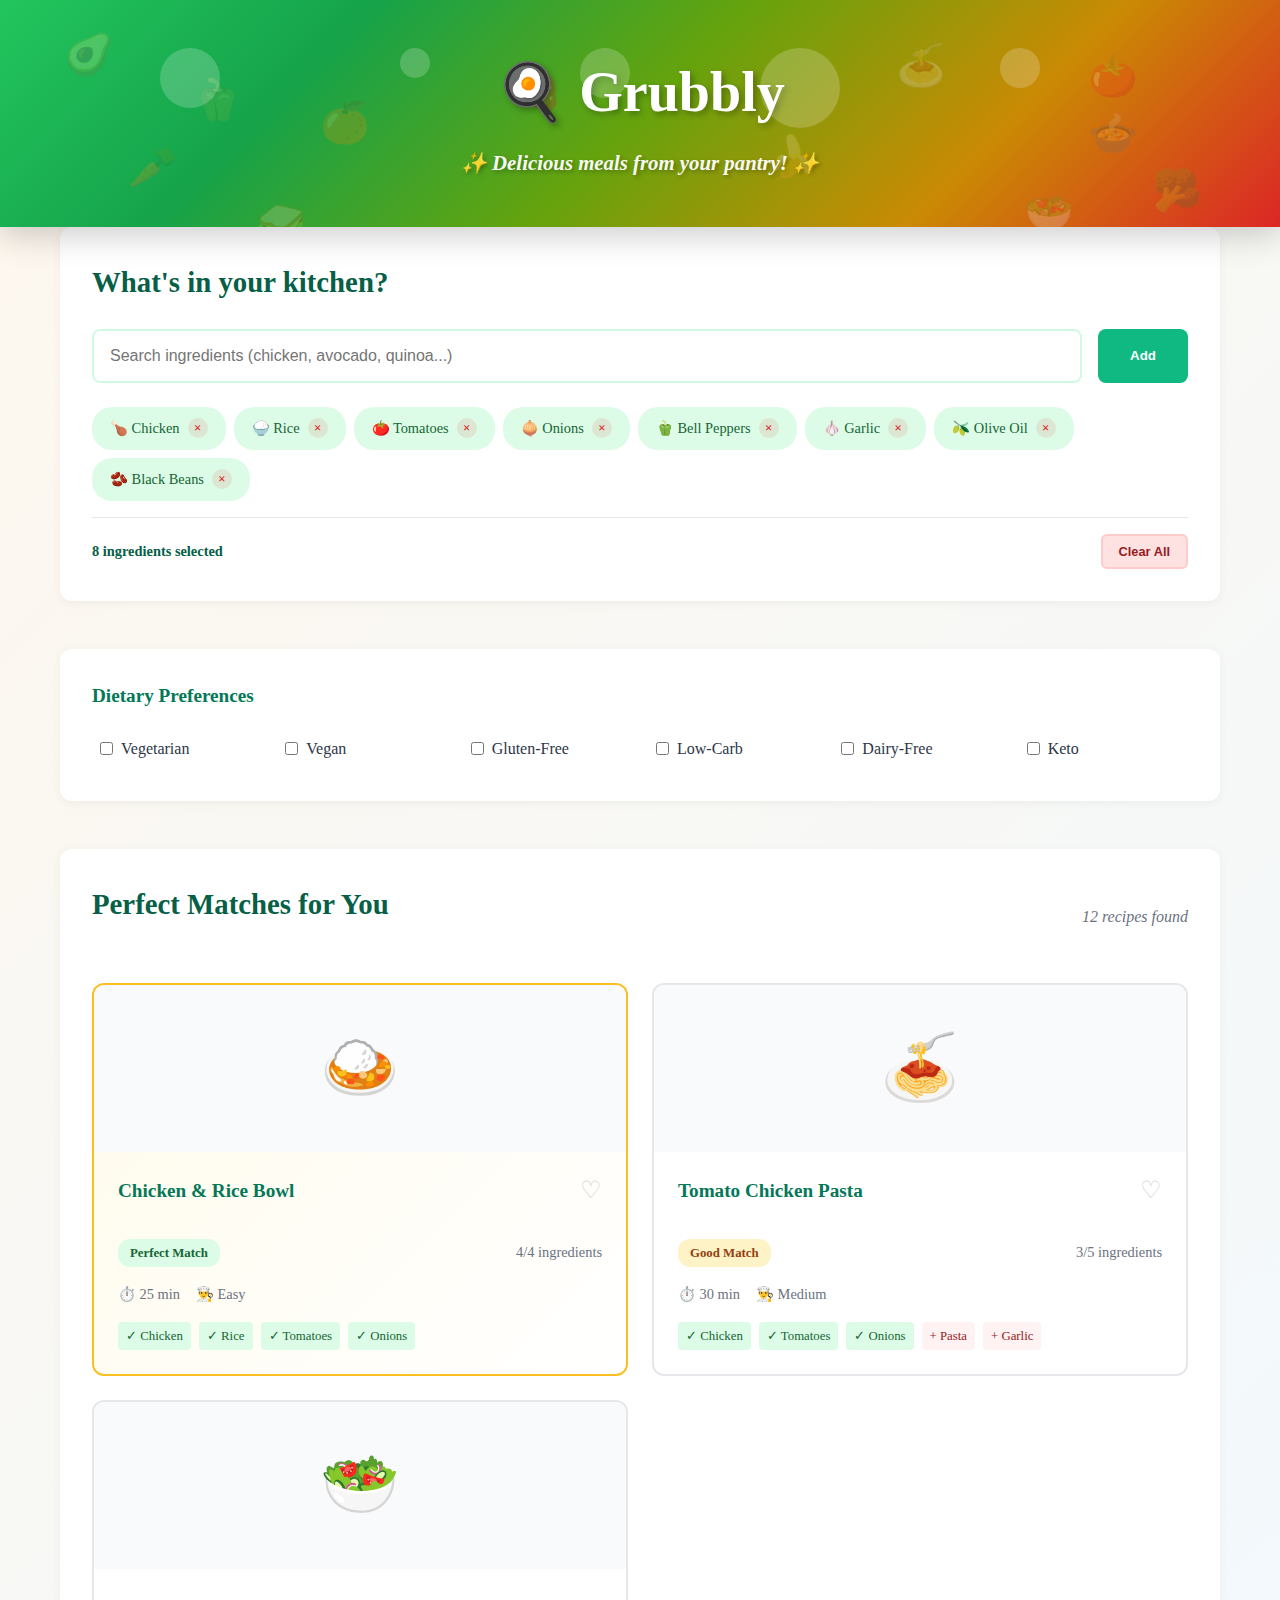
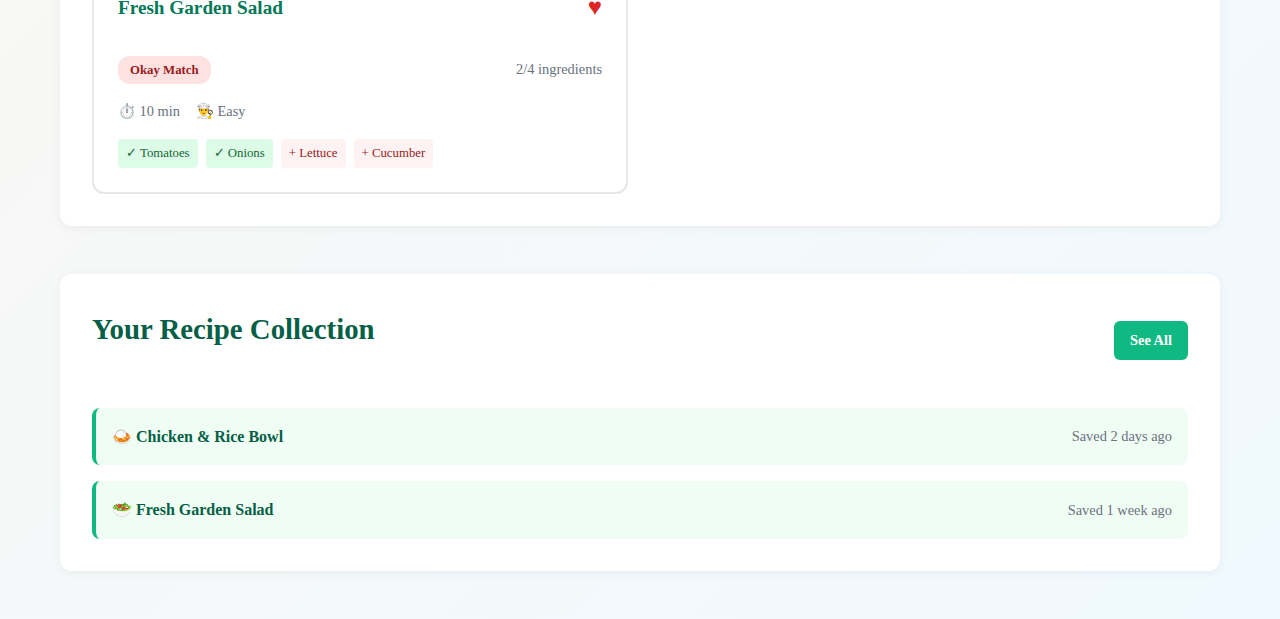
<file: index.html>
<!DOCTYPE html>
<html lang="en">
<head>
    <meta charset="UTF-8">
    <meta name="viewport" content="width=device-width, initial-scale=1.0">
    <title>Grubbly - Cook with What You Have</title>
    <link rel="stylesheet" href="style.css">
</head>
<body>
    <header>
    <div class="header-background">
        <div class="food-images">
            <div class="food-item avocado">🥑</div>
            <div class="food-item tomato">🍅</div>
            <div class="food-item carrot">🥕</div>
            <div class="food-item broccoli">🥦</div>
            <div class="food-item pepper">🫑</div>
            <div class="food-item salad">🥗</div>
            <div class="food-item pasta">🍝</div>
            <div class="food-item soup">🍲</div>
            <div class="food-item sandwich">🥪</div>
            <div class="food-item fruit">🍓</div>
            <div class="food-item banana">🍌</div>
            <div class="food-item orange">🍊</div>
        </div>
    </div>
    <div class="container header-content">
        <h1 class="logo">🍳 Grubbly</h1>
        <p class="tagline">✨ Delicious meals from your pantry! ✨</p>
        <div class="header-bubbles">
            <div class="bubble bubble-1"></div>
            <div class="bubble bubble-2"></div>
            <div class="bubble bubble-3"></div>
            <div class="bubble bubble-4"></div>
            <div class="bubble bubble-5"></div>
        </div>
    </div>
</header>


    <main class="container">
        <!-- Ingredient Input Section -->
<section class="ingredient-section">
    <h2>What's in your kitchen?</h2>
    <div class="input-container">
        <div class="search-wrapper">
            <input type="text" placeholder="Search ingredients (chicken, avocado, quinoa...)" class="ingredient-input" id="ingredient-search">
            <div class="search-dropdown" id="search-dropdown">
                <!-- Search results will appear here -->
                <div class="dropdown-item">🍗 Chicken Breast</div>
                <div class="dropdown-item">🥑 Avocado</div>
                <div class="dropdown-item">🍅 Tomatoes</div>
                <div class="dropdown-item">🧄 Garlic</div>
                <div class="dropdown-item">🧅 Onions</div>
                <div class="dropdown-item">🫑 Bell Peppers</div>
                <div class="dropdown-item">🥬 Spinach</div>
                <div class="dropdown-item">🍄 Mushrooms</div>
                <div class="dropdown-item">🥕 Carrots</div>
                <div class="dropdown-item">🥔 Potatoes</div>
                <div class="dropdown-item">🥩 Ground Beef</div>
                <div class="dropdown-item">🍝 Pasta</div>
                <div class="dropdown-item">🥚 Eggs</div>
                <div class="dropdown-item">🥛 Milk</div>
                <div class="dropdown-item">🌾 Flour</div>
                <div class="dropdown-item">🥦 Broccoli</div>
                <div class="dropdown-item">🍋 Lemon</div>
                <div class="dropdown-item">🐟 Salmon</div>
                <div class="dropdown-item">🍠 Sweet Potato</div>
                <div class="dropdown-item">🌾 Quinoa</div>
                <div class="dropdown-item">🥒 Cucumber</div>
                <div class="dropdown-item">🌽 Corn</div>
                <div class="dropdown-item">🌿 Cilantro</div>
                <div class="dropdown-item">🍯 Honey</div>
                <div class="dropdown-item">🧀 Cheddar Cheese</div>
                <div class="dropdown-item">🫒 Olive Oil</div>
                <div class="dropdown-item">🫘 Black Beans</div>
                <div class="dropdown-item">🧀 Parmesan</div>
                <div class="dropdown-item">🌿 Basil</div>
                <div class="dropdown-item">🥒 Zucchini</div>
                <div class="dropdown-item">🦃 Turkey</div>
                <div class="dropdown-item">🥬 Lettuce</div>
                <div class="dropdown-item">🥥 Coconut Milk</div>
                <div class="dropdown-item">🫚 Ginger</div>
                <div class="dropdown-item">🥫 Soy Sauce</div>
                <div class="dropdown-item">🥯 Bread Crumbs</div>
                <div class="dropdown-item">🍷 Red Wine</div>
                <div class="dropdown-item">🥄 Greek Yogurt</div>
                <div class="dropdown-item">🌶️ Jalapeños</div>
                <div class="dropdown-item">🥜 Almonds</div>
                <div class="dropdown-item">🍚 Brown Rice</div>
                <div class="dropdown-item">🫐 Blueberries</div>
                <div class="dropdown-item">🍓 Strawberries</div>
                <div class="dropdown-item">🥭 Mango</div>
                <div class="dropdown-item">🍌 Bananas</div>
                <div class="dropdown-item">🥖 Bread</div>
                <div class="dropdown-item">🧈 Butter</div>
                <div class="dropdown-item">🧂 Salt</div>
                <div class="dropdown-item">⚫ Black Pepper</div>
                <div class="dropdown-item">🌶️ Paprika</div>
                <div class="dropdown-item">🌿 Oregano</div>
                <div class="dropdown-item">🌿 Thyme</div>
                <div class="dropdown-item">🌿 Rosemary</div>
                <div class="dropdown-item">🥫 Diced Tomatoes</div>
                <div class="dropdown-item">🍋 Lime</div>
                <div class="dropdown-item">🥫 Chicken Broth</div>
                <div class="dropdown-item">🥫 Vegetable Broth</div>
                <div class="dropdown-item">🍜 Noodles</div>
                <div class="dropdown-item">🌮 Tortillas</div>
                <div class="dropdown-item">🧄 Garlic Powder</div>
                <div class="dropdown-item">🧅 Onion Powder</div>
                <div class="dropdown-item">🥫 Coconut Oil</div>
                <div class="dropdown-item">🍯 Maple Syrup</div>
                <div class="dropdown-item">🥫 Balsamic Vinegar</div>
                <div class="dropdown-item">🍋 Apple Cider Vinegar</div>
            </div>
        </div>
        <button class="add-btn">Add</button>
    </div>
    <div class="ingredient-tags" id="selected-ingredients">
        <span class="tag">🍗 Chicken <span class="remove" data-ingredient="chicken">×</span></span>
        <span class="tag">🍚 Rice <span class="remove" data-ingredient="rice">×</span></span>
        <span class="tag">🍅 Tomatoes <span class="remove" data-ingredient="tomatoes">×</span></span>
        <span class="tag">🧅 Onions <span class="remove" data-ingredient="onions">×</span></span>
        <span class="tag">🫑 Bell Peppers <span class="remove" data-ingredient="bell-peppers">×</span></span>
        <span class="tag">🧄 Garlic <span class="remove" data-ingredient="garlic">×</span></span>
        <span class="tag">🫒 Olive Oil <span class="remove" data-ingredient="olive-oil">×</span></span>
        <span class="tag">🫘 Black Beans <span class="remove" data-ingredient="black-beans">×</span></span>
    </div>
    <div class="ingredient-summary">
        <span class="ingredient-count">8 ingredients selected</span>
        <button class="clear-all-btn">Clear All</button>
    </div>
</section>

        <!-- Dietary Filters -->
        <section class="filters-section">
            <h3>Dietary Preferences</h3>
            <div class="filter-grid">
                <label class="filter-option">
                    <input type="checkbox"> Vegetarian
                </label>
                <label class="filter-option">
                    <input type="checkbox"> Vegan
                </label>
                <label class="filter-option">
                    <input type="checkbox"> Gluten-Free
                </label>
                <label class="filter-option">
                    <input type="checkbox"> Low-Carb
                </label>
                <label class="filter-option">
                    <input type="checkbox"> Dairy-Free
                </label>
                <label class="filter-option">
                    <input type="checkbox"> Keto
                </label>
            </div>
        </section>

        <!-- Recipe Results -->
        <section class="recipes-section">
            <div class="section-header">
                <h2>Perfect Matches for You</h2>
                <span class="results-count">12 recipes found</span>
            </div>

            <div class="recipes-grid">
                <!-- Recipe Card 1 -->
                <div class="recipe-card featured">
                    <div class="recipe-image">🍛</div>
                    <div class="recipe-content">
                        <div class="recipe-header">
                            <h3>Chicken & Rice Bowl</h3>
                            <button class="save-btn">♡</button>
                        </div>
                        <div class="match-info">
                            <span class="match-badge">Perfect Match</span>
                            <span class="ingredients-match">4/4 ingredients</span>
                        </div>
                        <div class="recipe-details">
                            <span class="time">⏱️ 25 min</span>
                            <span class="difficulty">👨‍🍳 Easy</span>
                        </div>
                        <div class="ingredients-preview">
                            <span class="has">✓ Chicken</span>
                            <span class="has">✓ Rice</span>
                            <span class="has">✓ Tomatoes</span>
                            <span class="has">✓ Onions</span>
                        </div>
                    </div>
                </div>

                <!-- Recipe Card 2 -->
                <div class="recipe-card">
                    <div class="recipe-image">🍝</div>
                    <div class="recipe-content">
                        <div class="recipe-header">
                            <h3>Tomato Chicken Pasta</h3>
                            <button class="save-btn">♡</button>
                        </div>
                        <div class="match-info">
                            <span class="match-badge good">Good Match</span>
                            <span class="ingredients-match">3/5 ingredients</span>
                        </div>
                        <div class="recipe-details">
                            <span class="time">⏱️ 30 min</span>
                            <span class="difficulty">👨‍🍳 Medium</span>
                        </div>
                        <div class="ingredients-preview">
                            <span class="has">✓ Chicken</span>
                            <span class="has">✓ Tomatoes</span>
                            <span class="has">✓ Onions</span>
                            <span class="need">+ Pasta</span>
                            <span class="need">+ Garlic</span>
                        </div>
                    </div>
                </div>

                <!-- Recipe Card 3 -->
                <div class="recipe-card">
                    <div class="recipe-image">🥗</div>
                    <div class="recipe-content">
                        <div class="recipe-header">
                            <h3>Fresh Garden Salad</h3>
                            <button class="save-btn saved">♥</button>
                        </div>
                        <div class="match-info">
                            <span class="match-badge okay">Okay Match</span>
                            <span class="ingredients-match">2/4 ingredients</span>
                        </div>
                        <div class="recipe-details">
                            <span class="time">⏱️ 10 min</span>
                            <span class="difficulty">👨‍🍳 Easy</span>
                        </div>
                        <div class="ingredients-preview">
                            <span class="has">✓ Tomatoes</span>
                            <span class="has">✓ Onions</span>
                            <span class="need">+ Lettuce</span>
                            <span class="need">+ Cucumber</span>
                        </div>
                    </div>
                </div>
            </div>
        </section>

    
        <!-- Saved Recipes Section -->
<section class="saved-section">
    <div class="section-header">
        <h2>Your Recipe Collection</h2>
        <a href="collection.html" class="see-all-btn">See All</a>
    </div>
    <div class="saved-list">
        <div class="saved-item">
            <span class="saved-name">🍛 Chicken & Rice Bowl</span>
            <span class="saved-date">Saved 2 days ago</span>
        </div>
        <div class="saved-item">
            <span class="saved-name">🥗 Fresh Garden Salad</span>
            <span class="saved-date">Saved 1 week ago</span>
        </div>
    </div>
</section>
    </main>
</body>
</html>
</file>
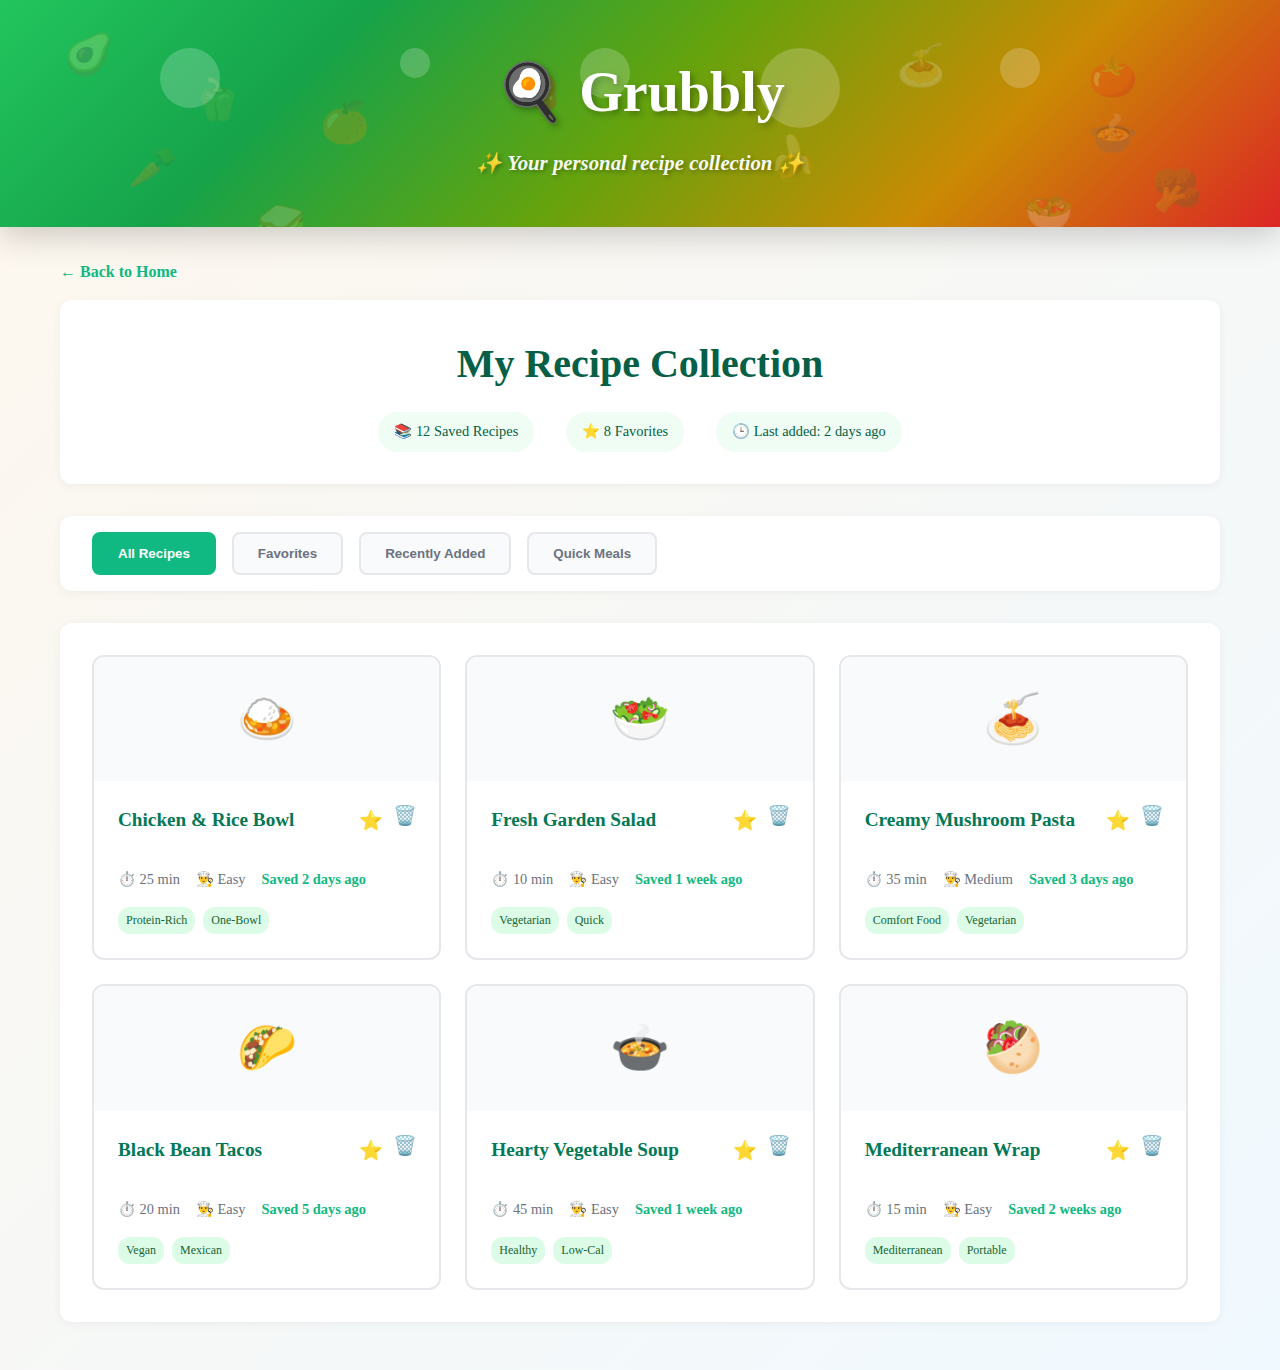
<file: collection.html>
<!DOCTYPE html>
<html lang="en">
<head>
    <meta charset="UTF-8">
    <meta name="viewport" content="width=device-width, initial-scale=1.0">
    <title>My Recipe Collection - Grubbly</title>
    <link rel="stylesheet" href="style.css">
</head>
<body>
    <header>
        <div class="header-background">
            <div class="food-images">
                <div class="food-item avocado">🥑</div>
                <div class="food-item tomato">🍅</div>
                <div class="food-item carrot">🥕</div>
                <div class="food-item broccoli">🥦</div>
                <div class="food-item pepper">🫑</div>
                <div class="food-item salad">🥗</div>
                <div class="food-item pasta">🍝</div>
                <div class="food-item soup">🍲</div>
                <div class="food-item sandwich">🥪</div>
                <div class="food-item fruit">🍓</div>
                <div class="food-item banana">🍌</div>
                <div class="food-item orange">🍊</div>
            </div>
        </div>
        <div class="container header-content">
            <h1 class="logo">🍳 Grubbly</h1>
            <p class="tagline">✨ Your personal recipe collection ✨</p>
            <div class="header-bubbles">
                <div class="bubble bubble-1"></div>
                <div class="bubble bubble-2"></div>
                <div class="bubble bubble-3"></div>
                <div class="bubble bubble-4"></div>
                <div class="bubble bubble-5"></div>
            </div>
        </div>
    </header>

    <main class="container">
        <nav class="breadcrumb">
            <a href="index.html">← Back to Home</a>
        </nav>

        <section class="collection-header">
            <h1>My Recipe Collection</h1>
            <div class="collection-stats">
                <span class="stat">📚 12 Saved Recipes</span>
                <span class="stat">⭐ 8 Favorites</span>
                <span class="stat">🕒 Last added: 2 days ago</span>
            </div>
        </section>

        <section class="collection-filters">
            <div class="filter-tabs">
                <button class="filter-tab active">All Recipes</button>
                <button class="filter-tab">Favorites</button>
                <button class="filter-tab">Recently Added</button>
                <button class="filter-tab">Quick Meals</button>
            </div>
        </section>

        <section class="full-collection">
            <div class="collection-grid">
                <!-- Saved Recipe Card 1 -->
                <div class="collection-card">
                    <div class="card-image">🍛</div>
                    <div class="card-content">
                        <div class="card-header">
                            <h3>Chicken & Rice Bowl</h3>
                            <div class="card-actions">
                                <button class="action-btn favorite">⭐</button>
                                <button class="action-btn remove">🗑️</button>
                            </div>
                        </div>
                        <div class="card-meta">
                            <span class="time">⏱️ 25 min</span>
                            <span class="difficulty">👨‍🍳 Easy</span>
                            <span class="saved-when">Saved 2 days ago</span>
                        </div>
                        <div class="card-tags">
                            <span class="tag-small">Protein-Rich</span>
                            <span class="tag-small">One-Bowl</span>
                        </div>
                    </div>
                </div>

                <!-- Saved Recipe Card 2 -->
                <div class="collection-card">
                    <div class="card-image">🥗</div>
                    <div class="card-content">
                        <div class="card-header">
                            <h3>Fresh Garden Salad</h3>
                            <div class="card-actions">
                                <button class="action-btn favorite active">⭐</button>
                                <button class="action-btn remove">🗑️</button>
                            </div>
                        </div>
                        <div class="card-meta">
                            <span class="time">⏱️ 10 min</span>
                            <span class="difficulty">👨‍🍳 Easy</span>
                            <span class="saved-when">Saved 1 week ago</span>
                        </div>
                        <div class="card-tags">
                            <span class="tag-small">Vegetarian</span>
                            <span class="tag-small">Quick</span>
                        </div>
                    </div>
                </div>

                <!-- Saved Recipe Card 3 -->
                <div class="collection-card">
                    <div class="card-image">🍝</div>
                    <div class="card-content">
                        <div class="card-header">
                            <h3>Creamy Mushroom Pasta</h3>
                            <div class="card-actions">
                                <button class="action-btn favorite">⭐</button>
                                <button class="action-btn remove">🗑️</button>
                            </div>
                        </div>
                        <div class="card-meta">
                            <span class="time">⏱️ 35 min</span>
                            <span class="difficulty">👨‍🍳 Medium</span>
                            <span class="saved-when">Saved 3 days ago</span>
                        </div>
                        <div class="card-tags">
                            <span class="tag-small">Comfort Food</span>
                            <span class="tag-small">Vegetarian</span>
                        </div>
                    </div>
                </div>

                <!-- Saved Recipe Card 4 -->
                <div class="collection-card">
                    <div class="card-image">🌮</div>
                    <div class="card-content">
                        <div class="card-header">
                            <h3>Black Bean Tacos</h3>
                            <div class="card-actions">
                                <button class="action-btn favorite active">⭐</button>
                                <button class="action-btn remove">🗑️</button>
                            </div>
                        </div>
                        <div class="card-meta">
                            <span class="time">⏱️ 20 min</span>
                            <span class="difficulty">👨‍🍳 Easy</span>
                            <span class="saved-when">Saved 5 days ago</span>
                        </div>
                        <div class="card-tags">
                            <span class="tag-small">Vegan</span>
                            <span class="tag-small">Mexican</span>
                        </div>
                    </div>
                </div>

                <!-- Saved Recipe Card 5 -->
                <div class="collection-card">
                    <div class="card-image">🍲</div>
                    <div class="card-content">
                        <div class="card-header">
                            <h3>Hearty Vegetable Soup</h3>
                            <div class="card-actions">
                                <button class="action-btn favorite">⭐</button>
                                <button class="action-btn remove">🗑️</button>
                            </div>
                        </div>
                        <div class="card-meta">
                            <span class="time">⏱️ 45 min</span>
                            <span class="difficulty">👨‍🍳 Easy</span>
                            <span class="saved-when">Saved 1 week ago</span>
                        </div>
                        <div class="card-tags">
                            <span class="tag-small">Healthy</span>
                            <span class="tag-small">Low-Cal</span>
                        </div>
                    </div>
                </div>

                <!-- Saved Recipe Card 6 -->
                <div class="collection-card">
                    <div class="card-image">🥙</div>
                    <div class="card-content">
                        <div class="card-header">
                            <h3>Mediterranean Wrap</h3>
                            <div class="card-actions">
                                <button class="action-btn favorite active">⭐</button>
                                <button class="action-btn remove">🗑️</button>
                            </div>
                        </div>
                        <div class="card-meta">
                            <span class="time">⏱️ 15 min</span>
                            <span class="difficulty">👨‍🍳 Easy</span>
                            <span class="saved-when">Saved 2 weeks ago</span>
                        </div>
                        <div class="card-tags">
                            <span class="tag-small">Mediterranean</span>
                            <span class="tag-small">Portable</span>
                        </div>
                    </div>
                </div>
            </div>
        </section>
    </main>
</body>
</html>
</file>
<file: style.css>
* {
    margin: 0;
    padding: 0;
    box-sizing: border-box;
}

body {
    font-family: 'Georgia', serif;
    background: linear-gradient(135deg, #fef7ed 0%, #f0f9ff 100%);
    color: #2d3748;
    line-height: 1.6;
    min-height: 100vh;
}

.container {
    max-width: 1200px;
    margin: 0 auto;
    padding: 0 20px;
}

/* NATURAL HEALTHY HEADER */
header {
    position: relative;
    background: linear-gradient(135deg, #22c55e 0%, #16a34a 25%, #65a30d 50%, #ca8a04 75%, #dc2626 100%);
    color: white;
    padding: 3rem 0;
    text-align: center;
    box-shadow: 0 8px 32px rgba(0, 0, 0, 0.2);
    overflow: hidden;
}

.header-background {
    position: absolute;
    top: 0;
    left: 0;
    right: 0;
    bottom: 0;
    opacity: 0.3;
    overflow: hidden;
}

.food-images {
    position: relative;
    width: 100%;
    height: 100%;
}

.food-item {
    position: absolute;
    font-size: 2.5rem;
    animation: float 6s ease-in-out infinite;
    opacity: 0.7;
}

.food-item.avocado { top: 10%; left: 5%; animation-delay: 0s; }
.food-item.tomato { top: 20%; left: 85%; animation-delay: 1s; }
.food-item.carrot { top: 60%; left: 10%; animation-delay: 2s; }
.food-item.broccoli { top: 70%; left: 90%; animation-delay: 3s; }
.food-item.pepper { top: 30%; left: 15%; animation-delay: 4s; }
.food-item.salad { top: 80%; left: 80%; animation-delay: 5s; }
.food-item.pasta { top: 15%; left: 70%; animation-delay: 1.5s; }
.food-item.soup { top: 45%; left: 85%; animation-delay: 2.5s; }
.food-item.sandwich { top: 85%; left: 20%; animation-delay: 3.5s; }
.food-item.fruit { top: 25%; left: 40%; animation-delay: 4.5s; }
.food-item.banana { top: 55%; left: 60%; animation-delay: 0.5s; }
.food-item.orange { top: 40%; left: 25%; animation-delay: 1.2s; }

@keyframes float {
    0%, 100% { transform: translateY(0px) rotate(0deg); }
    50% { transform: translateY(-20px) rotate(5deg); }
}

.header-content {
    position: relative;
    z-index: 10;
}

.logo {
    font-size: 3.5rem;
    font-weight: bold;
    margin-bottom: 0.5rem;
    text-shadow: 3px 3px 6px rgba(0, 0, 0, 0.3);
    animation: bounce 2s ease-in-out infinite;
}

@keyframes bounce {
    0%, 20%, 50%, 80%, 100% { transform: translateY(0); }
    40% { transform: translateY(-10px); }
    60% { transform: translateY(-5px); }
}

.tagline {
    font-size: 1.3rem;
    opacity: 0.95;
    font-style: italic;
    text-shadow: 2px 2px 4px rgba(0, 0, 0, 0.3);
    font-weight: bold;
}

.header-bubbles {
    position: absolute;
    top: 0;
    left: 0;
    right: 0;
    bottom: 0;
    pointer-events: none;
}

.bubble {
    position: absolute;
    background: rgba(255, 255, 255, 0.2);
    border-radius: 50%;
    animation: bubbleFloat 8s ease-in-out infinite;
}

.bubble-1 {
    width: 60px;
    height: 60px;
    left: 10%;
    animation-delay: 0s;
}

.bubble-2 {
    width: 40px;
    height: 40px;
    left: 80%;
    animation-delay: 2s;
}

.bubble-3 {
    width: 80px;
    height: 80px;
    left: 60%;
    animation-delay: 4s;
}

.bubble-4 {
    width: 30px;
    height: 30px;
    left: 30%;
    animation-delay: 6s;
}

.bubble-5 {
    width: 50px;
    height: 50px;
    left: 45%;
    animation-delay: 1s;
}

@keyframes bubbleFloat {
    0% { transform: translateY(100px) scale(0); opacity: 0; }
    50% { opacity: 1; }
    100% { transform: translateY(-100px) scale(1); opacity: 0; }
}


/* EVERYTHING BELOW REVERTED TO ORIGINAL WARM COLORS */
main {
    padding: 2rem 0;
}

section {
    margin-bottom: 3rem;
    background: white;
    padding: 2rem;
    border-radius: 12px;
    box-shadow: 0 2px 10px rgba(0, 0, 0, 0.05);
}

h2 {
    color: #065f46;
    margin-bottom: 1.5rem;
    font-size: 1.8rem;
}

h3 {
    color: #047857;
    margin-bottom: 1rem;
    font-size: 1.2rem;
}

/* Original Ingredient Input Styling */
.search-wrapper {
    position: relative;
    flex: 1;
}

.input-container {
    display: flex;
    gap: 1rem;
    margin-bottom: 1.5rem;
}

.ingredient-input {
    width: 100%;
    padding: 1rem;
    border: 2px solid #d1fae5;
    border-radius: 8px;
    font-size: 1rem;
    transition: border-color 0.3s;
}

.ingredient-input:focus {
    outline: none;
    border-color: #10b981;
    box-shadow: 0 0 0 3px rgba(16, 185, 129, 0.1);
}

.add-btn {
    background: #10b981;
    color: white;
    border: none;
    padding: 1rem 2rem;
    border-radius: 8px;
    font-weight: bold;
    cursor: pointer;
    transition: background 0.3s;
}

.add-btn:hover {
    background: #059669;
}

/* Original Tag Styling */
.ingredient-tags {
    display: flex;
    flex-wrap: wrap;
    gap: 0.5rem;
}

.tag {
    background: #dcfce7;
    color: #166534;
    padding: 0.5rem 1rem;
    border-radius: 20px;
    font-size: 0.9rem;
    display: flex;
    align-items: center;
    gap: 0.5rem;
    transition: all 0.3s;
    border: 2px solid transparent;
}

.tag:hover {
    background: #bbf7d0;
    border-color: #10b981;
}

.remove {
    cursor: pointer;
    font-weight: bold;
    color: #dc2626;
    background: rgba(220, 38, 38, 0.1);
    border-radius: 50%;
    width: 20px;
    height: 20px;
    display: flex;
    align-items: center;
    justify-content: center;
    font-size: 0.8rem;
    transition: all 0.3s;
}

.remove:hover {
    background: #dc2626;
    color: white;
    transform: scale(1.1);
}

/* Original Search Dropdown */
.search-dropdown {
    position: absolute;
    top: 100%;
    left: 0;
    right: 0;
    background: white;
    border: 2px solid #d1fae5;
    border-top: none;
    border-radius: 0 0 8px 8px;
    max-height: 300px;
    overflow-y: auto;
    z-index: 1000;
    box-shadow: 0 4px 6px rgba(0, 0, 0, 0.1);
    display: none;
}

.search-dropdown.show {
    display: block;
}

.dropdown-item {
    padding: 0.75rem 1rem;
    cursor: pointer;
    transition: background 0.2s;
    border-bottom: 1px solid #f0f9ff;
    display: flex;
    align-items: center;
    gap: 0.5rem;
}

.dropdown-item:hover {
    background: #f0fdf4;
    color: #065f46;
}

.dropdown-item:last-child {
    border-bottom: none;
}

/* Original Ingredient Summary */
.ingredient-summary {
    display: flex;
    justify-content: space-between;
    align-items: center;
    margin-top: 1rem;
    padding-top: 1rem;
    border-top: 1px solid #e5e7eb;
}

.ingredient-count {
    color: #065f46;
    font-weight: bold;
    font-size: 0.9rem;
}

.clear-all-btn {
    background: #fee2e2;
    color: #991b1b;
    border: 2px solid #fecaca;
    padding: 0.5rem 1rem;
    border-radius: 6px;
    font-size: 0.8rem;
    font-weight: bold;
    cursor: pointer;
    transition: all 0.3s;
}

.clear-all-btn:hover {
    background: #fecaca;
    border-color: #dc2626;
    color: #dc2626;
}

/* Original Filters */
.filter-grid {
    display: grid;
    grid-template-columns: repeat(auto-fit, minmax(150px, 1fr));
    gap: 1rem;
}

.filter-option {
    display: flex;
    align-items: center;
    gap: 0.5rem;
    cursor: pointer;
    padding: 0.5rem;
    border-radius: 6px;
    transition: background 0.3s;
}

.filter-option:hover {
    background: #f0fdf4;
}

/* Original Recipe Results */
.section-header {
    display: flex;
    justify-content: space-between;
    align-items: center;
    margin-bottom: 2rem;
}

.results-count {
    color: #6b7280;
    font-style: italic;
}

.recipes-grid {
    display: grid;
    grid-template-columns: repeat(auto-fit, minmax(350px, 1fr));
    gap: 1.5rem;
}

.recipe-card {
    border: 2px solid #e5e7eb;
    border-radius: 12px;
    overflow: hidden;
    transition: transform 0.3s, box-shadow 0.3s;
    background: white;
}

.recipe-card:hover {
    transform: translateY(-2px);
    box-shadow: 0 8px 25px rgba(0, 0, 0, 0.1);
}

.recipe-card.featured {
    border-color: #fbbf24;
    background: linear-gradient(135deg, #fffbeb 0%, #ffffff 100%);
}

.recipe-image {
    font-size: 4rem;
    text-align: center;
    padding: 2rem;
    background: #f9fafb;
}

.recipe-content {
    padding: 1.5rem;
}

.recipe-header {
    display: flex;
    justify-content: space-between;
    align-items: start;
    margin-bottom: 1rem;
}

.save-btn {
    background: none;
    border: none;
    font-size: 1.5rem;
    cursor: pointer;
    color: #d1d5db;
    transition: color 0.3s;
}

.save-btn:hover, .save-btn.saved {
    color: #dc2626;
}

.match-info {
    display: flex;
    justify-content: space-between;
    align-items: center;
    margin-bottom: 1rem;
}

.match-badge {
    padding: 0.25rem 0.75rem;
    border-radius: 12px;
    font-size: 0.8rem;
    font-weight: bold;
}

.match-badge:nth-of-type(1) {
    background: #dcfce7;
    color: #166534;
}

.match-badge.good {
    background: #fef3c7;
    color: #92400e;
}

.match-badge.okay {
    background: #fee2e2;
    color: #991b1b;
}

.ingredients-match {
    color: #6b7280;
    font-size: 0.9rem;
}

.recipe-details {
    display: flex;
    gap: 1rem;
    margin-bottom: 1rem;
    color: #6b7280;
    font-size: 0.9rem;
}

.ingredients-preview {
    display: flex;
    flex-wrap: wrap;
    gap: 0.5rem;
}

.has {
    background: #dcfce7;
    color: #166534;
    padding: 0.25rem 0.5rem;
    border-radius: 4px;
    font-size: 0.8rem;
}

.need {
    background: #fef2f2;
    color: #991b1b;
    padding: 0.25rem 0.5rem;
    border-radius: 4px;
    font-size: 0.8rem;
}

/* Original Saved Recipes */
.saved-list {
    display: flex;
    flex-direction: column;
    gap: 1rem;
}

.saved-item {
    display: flex;
    justify-content: space-between;
    align-items: center;
    padding: 1rem;
    background: #f0fdf4;
    border-radius: 8px;
    border-left: 4px solid #10b981;
}

.saved-name {
    font-weight: bold;
    color: #065f46;
}

.saved-date {
    color: #6b7280;
    font-size: 0.9rem;
}

.see-all-btn {
    background: #10b981;
    color: white;
    text-decoration: none;
    padding: 0.5rem 1rem;
    border-radius: 6
}

/* Collection Page Styles - Original Warm Colors */
.breadcrumb {
    margin: 2rem 0 1rem 0;
}

.breadcrumb a {
    color: #10b981;
    text-decoration: none;
    font-weight: bold;
}

.breadcrumb a:hover {
    color: #059669;
}

.collection-header {
    text-align: center;
    margin-bottom: 2rem;
}

.collection-header h1 {
    color: #065f46;
    font-size: 2.5rem;
    margin-bottom: 1rem;
}

.collection-stats {
    display: flex;
    justify-content: center;
    gap: 2rem;
    flex-wrap: wrap;
}

.stat {
    background: #f0fdf4;
    color: #065f46;
    padding: 0.5rem 1rem;
    border-radius: 20px;
    font-size: 0.9rem;
}

.collection-filters {
    background: white;
    padding: 1rem 2rem;
    border-radius: 12px;
    box-shadow: 0 2px 10px rgba(0, 0, 0, 0.05);
    margin-bottom: 2rem;
}

.filter-tabs {
    display: flex;
    gap: 1rem;
    flex-wrap: wrap;
}

.filter-tab {
    background: #f9fafb;
    border: 2px solid #e5e7eb;
    color: #6b7280;
    padding: 0.75rem 1.5rem;
    border-radius: 8px;
    cursor: pointer;
    transition: all 0.3s;
    font-weight: bold;
}

.filter-tab:hover, .filter-tab.active {
    background: #10b981;
    border-color: #10b981;
    color: white;
}

.full-collection {
    background: white;
    padding: 2rem;
    border-radius: 12px;
    box-shadow: 0 2px 10px rgba(0, 0, 0, 0.05);
}

.collection-grid {
    display: grid;
    grid-template-columns: repeat(auto-fill, minmax(300px, 1fr));
    gap: 1.5rem;
}

.collection-card {
    border: 2px solid #e5e7eb;
    border-radius: 12px;
    overflow: hidden;
    transition: transform 0.3s, box-shadow 0.3s;
    background: white;
}

.collection-card:hover {
    transform: translateY(-2px);
    box-shadow: 0 8px 25px rgba(0, 0, 0, 0.1);
}

.card-image {
    font-size: 3rem;
    text-align: center;
    padding: 1.5rem;
    background: #f9fafb;
}

.card-content {
    padding: 1.5rem;
}

.card-header {
    display: flex;
    justify-content: space-between;
    align-items: start;
    margin-bottom: 1rem;
}

.card-actions {
    display: flex;
    gap: 0.5rem;
}

.action-btn {
    background: none;
    border: none;
    font-size: 1.2rem;
    cursor: pointer;
    padding: 0.25rem;
    border-radius: 4px;
    transition: background 0.3s;
}

.action-btn:hover {
    background: #f3f4f6;
}

.action-btn.favorite.active {
    color: #fbbf24;
}

.card-meta {
    display: flex;
    gap: 1rem;
    margin-bottom: 1rem;
    color: #6b7280;
    font-size: 0.9rem;
    flex-wrap: wrap;
}

.saved-when {
    color: #10b981;
    font-weight: bold;
}

.card-tags {
    display: flex;
    flex-wrap: wrap;
    gap: 0.5rem;
}

.tag-small {
    background: #dcfce7;
    color: #166534;
    padding: 0.25rem 0.5rem;
    border-radius: 12px;
    font-size: 0.75rem;
}

.see-all-btn {
    background: #10b981;
    color: white;
    text-decoration: none;
    padding: 0.5rem 1rem;
    border-radius: 6px;
    font-size: 0.9rem;
    font-weight: bold;
    transition: background 0.3s;
}

.see-all-btn:hover {
    background: #059669;
}

/* Responsive for collection page */
@media (max-width: 768px) {
    .collection-stats {
        flex-direction: column;
        align-items: center;
    }
    
    .filter-tabs {
        justify-content: center;
    }
    
    .collection-grid {
        grid-template-columns: 1fr;
    }
    
    .input-container {
        flex-direction: column;
    }
    
    .recipes-grid {
        grid-template-columns: 1fr;
    }
    
    .section-header {
        flex-direction: column;
        align-items: start;
        gap: 0.5rem;
    }
}
</file>
